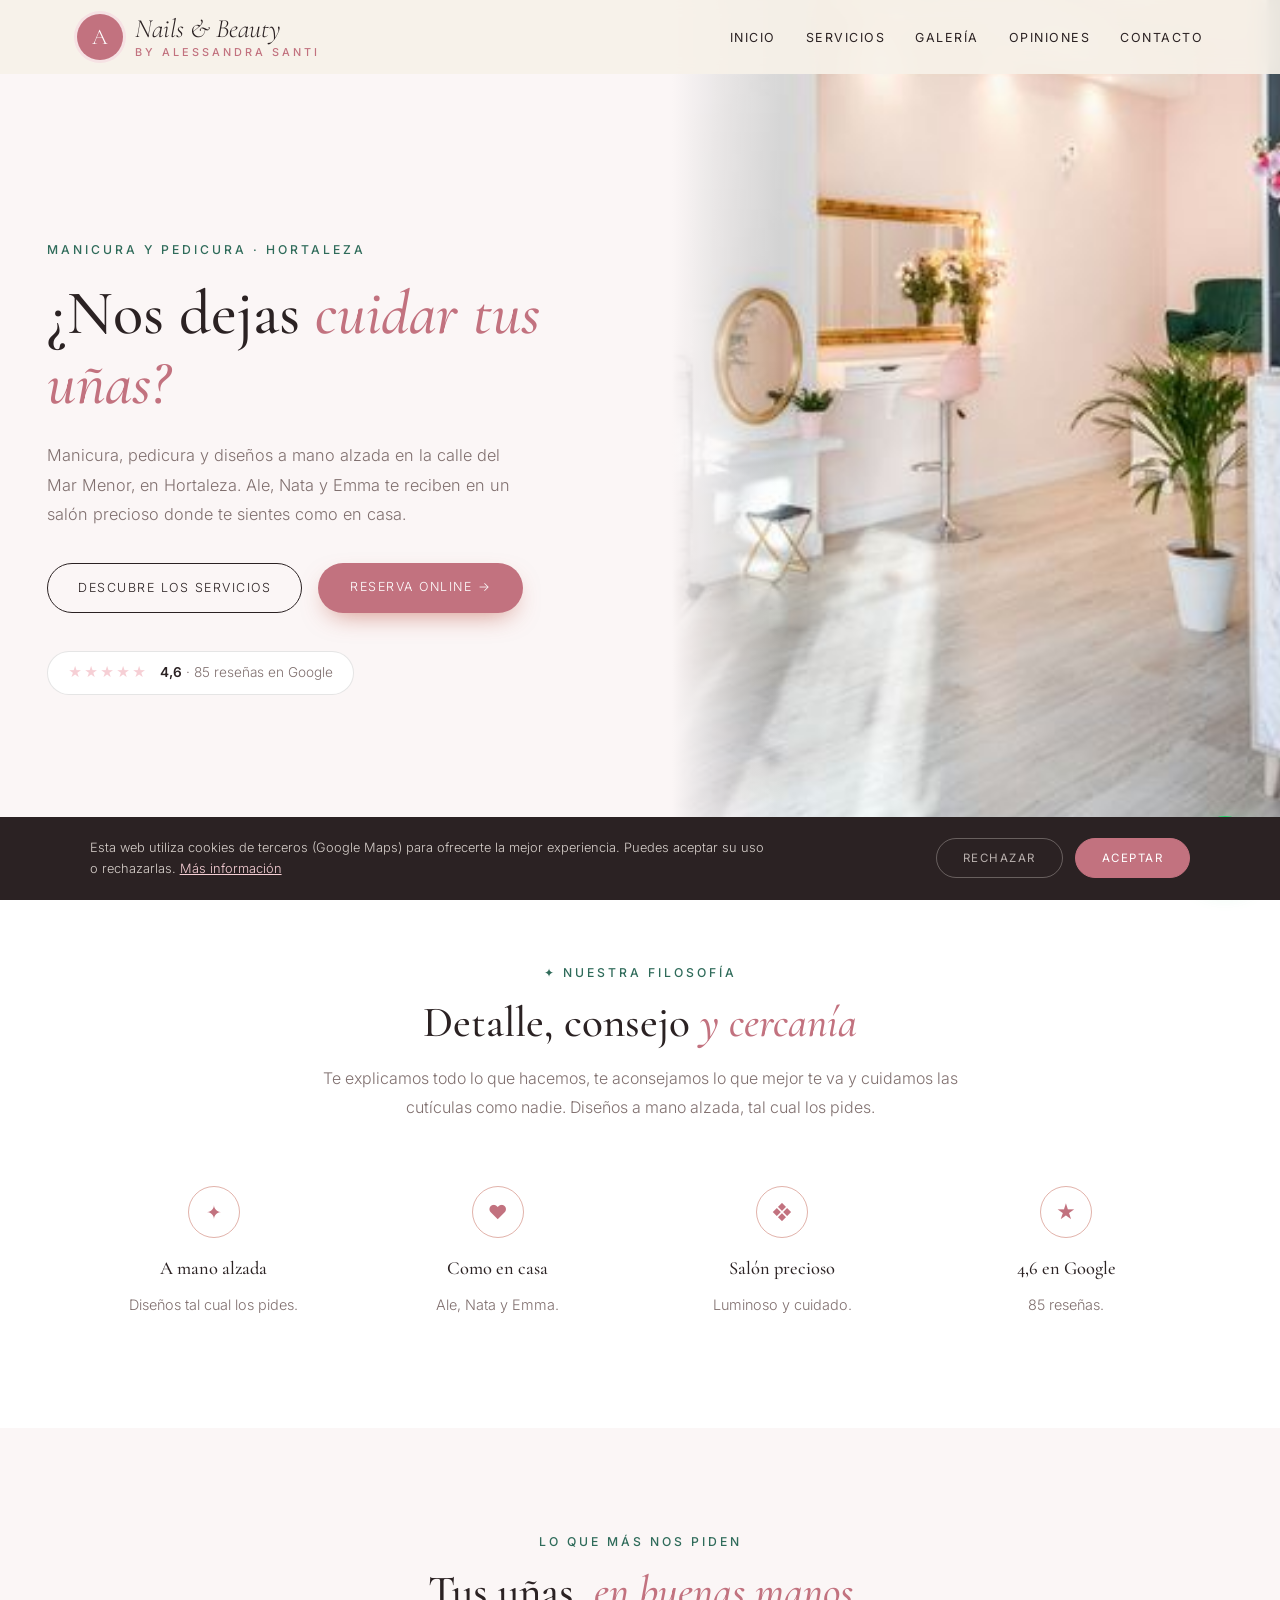
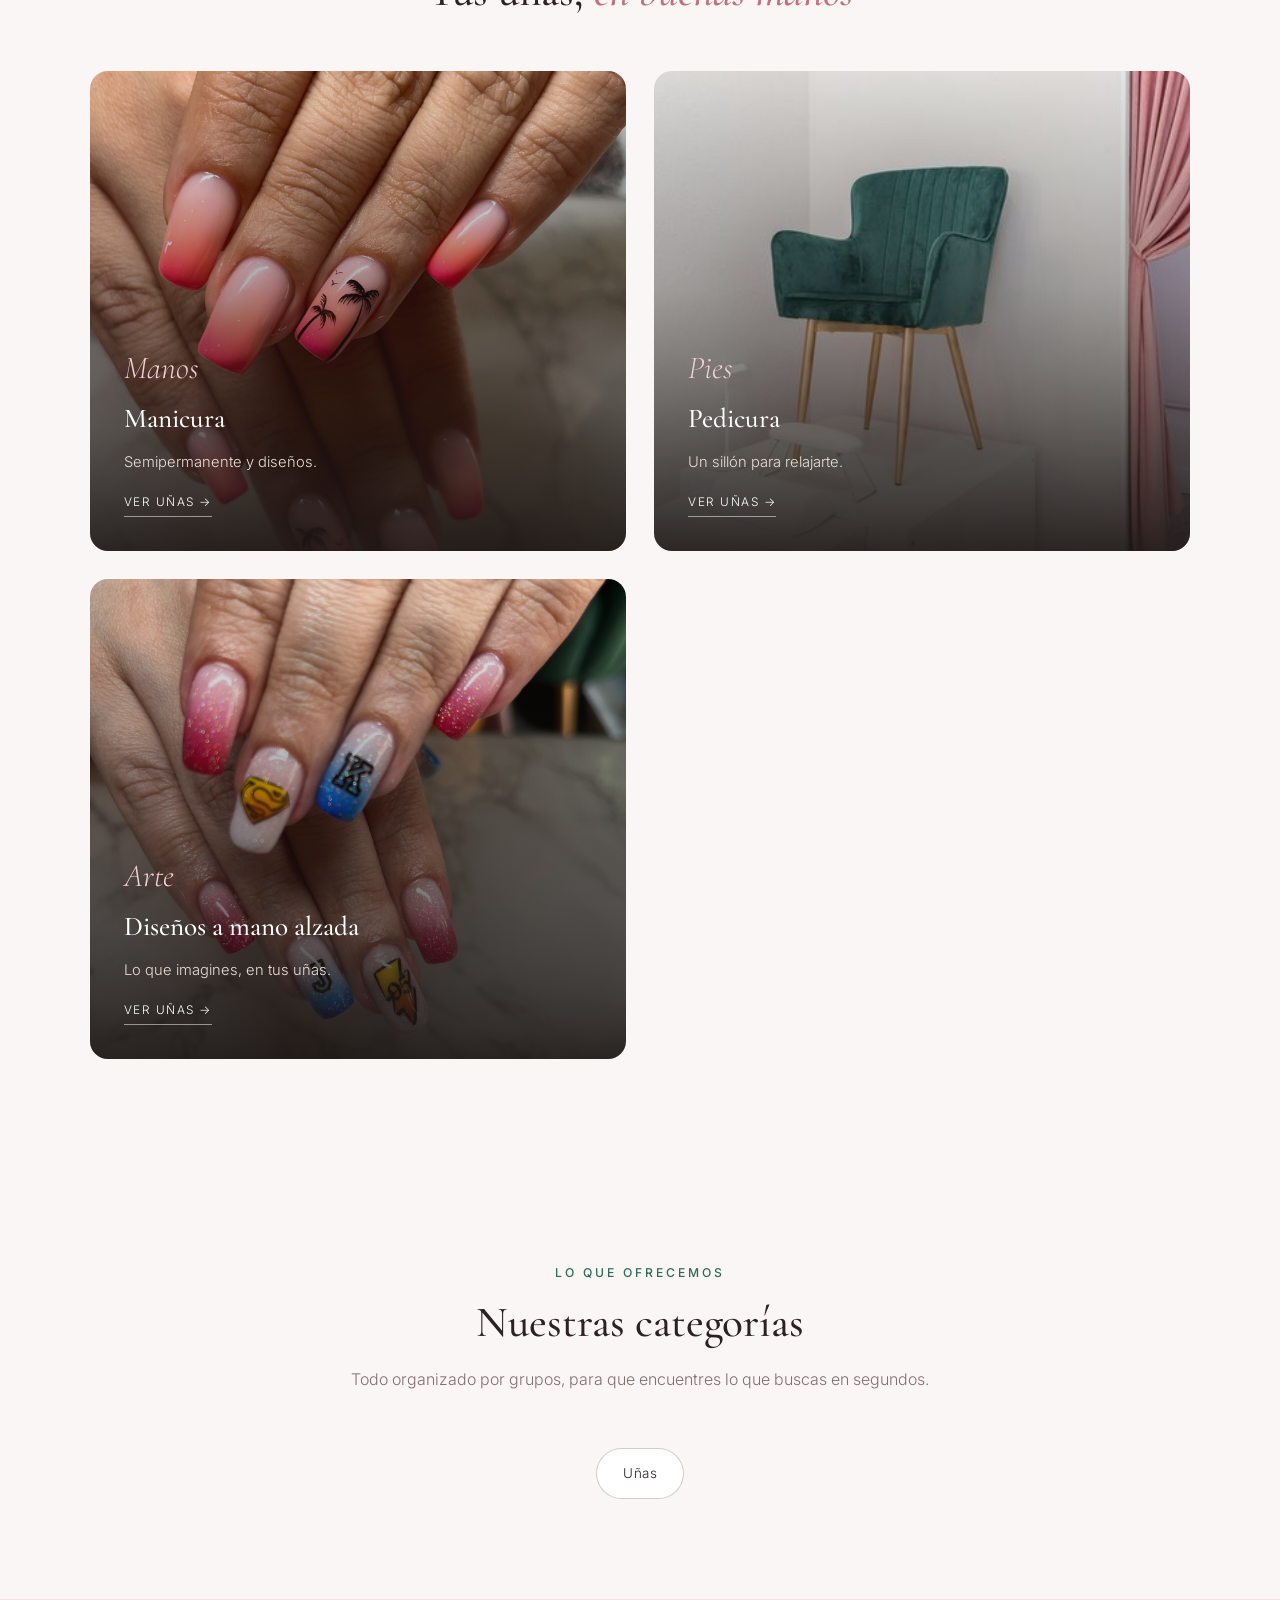
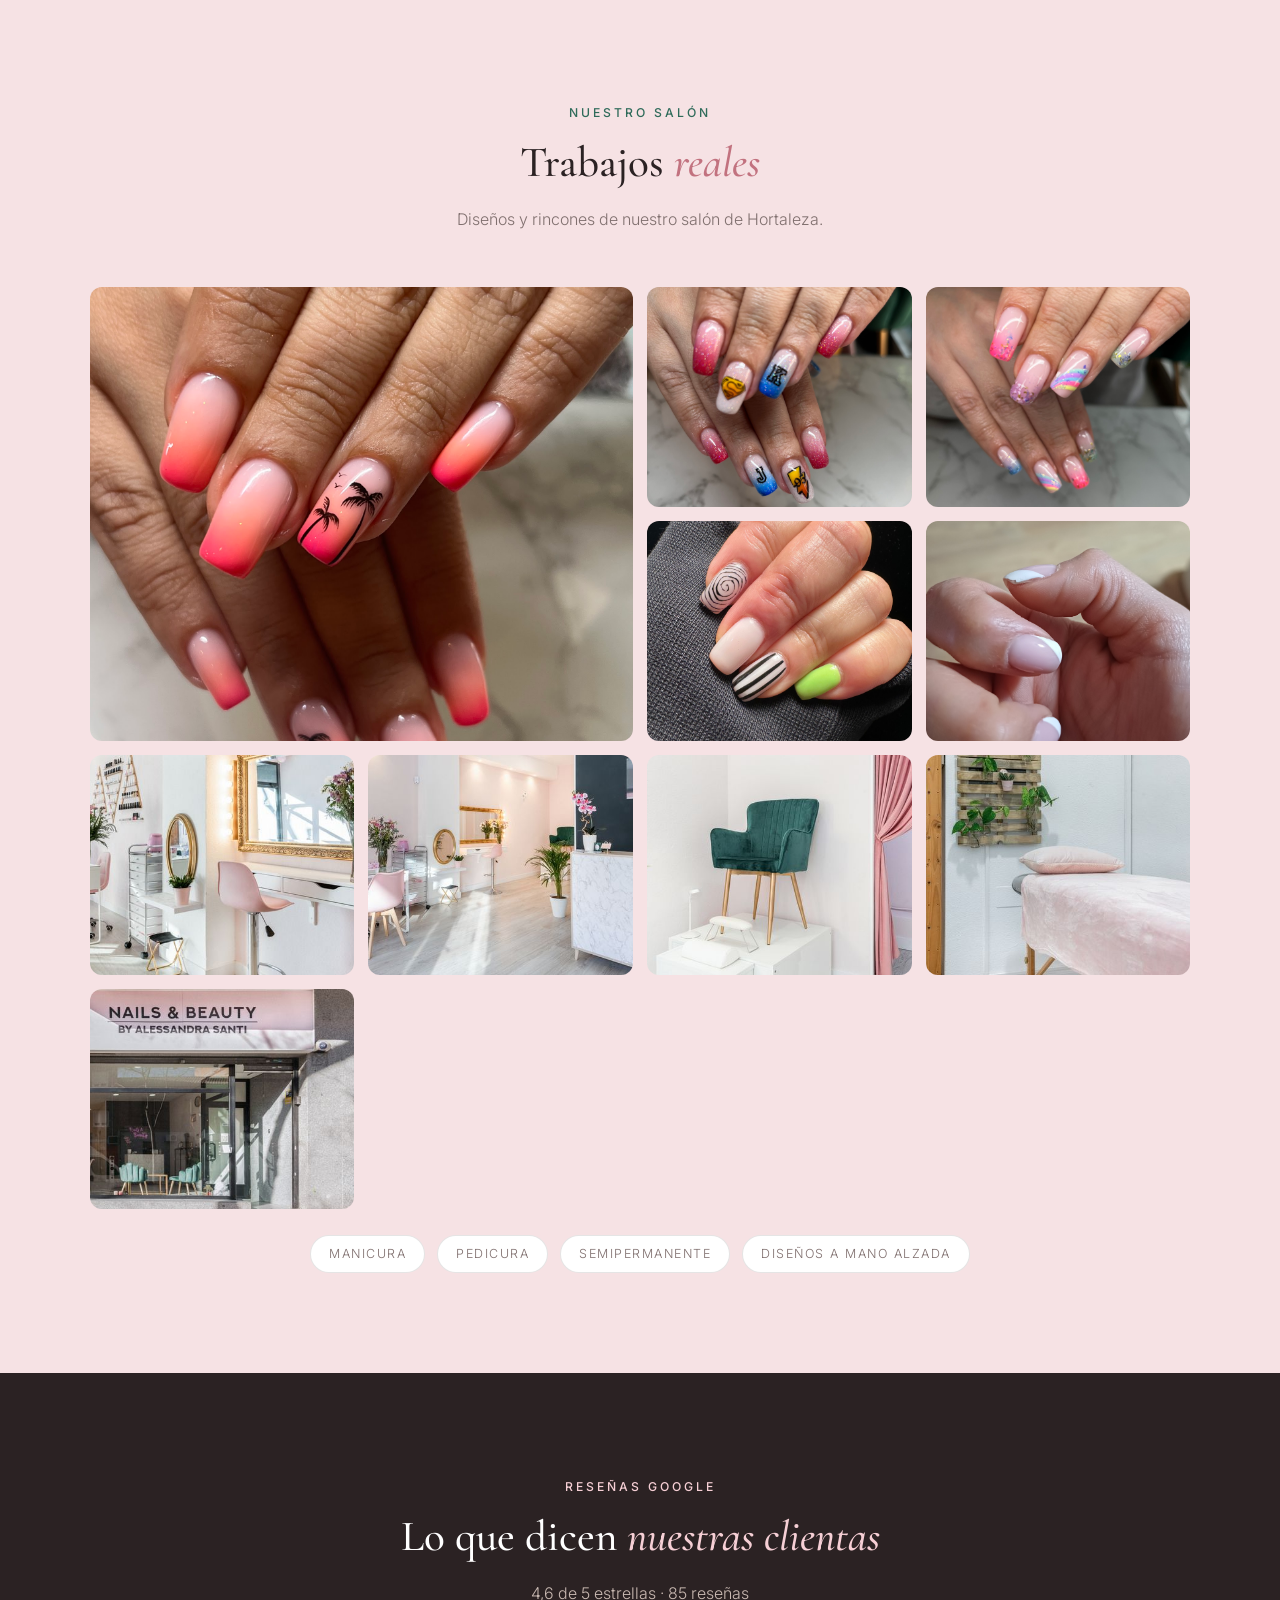
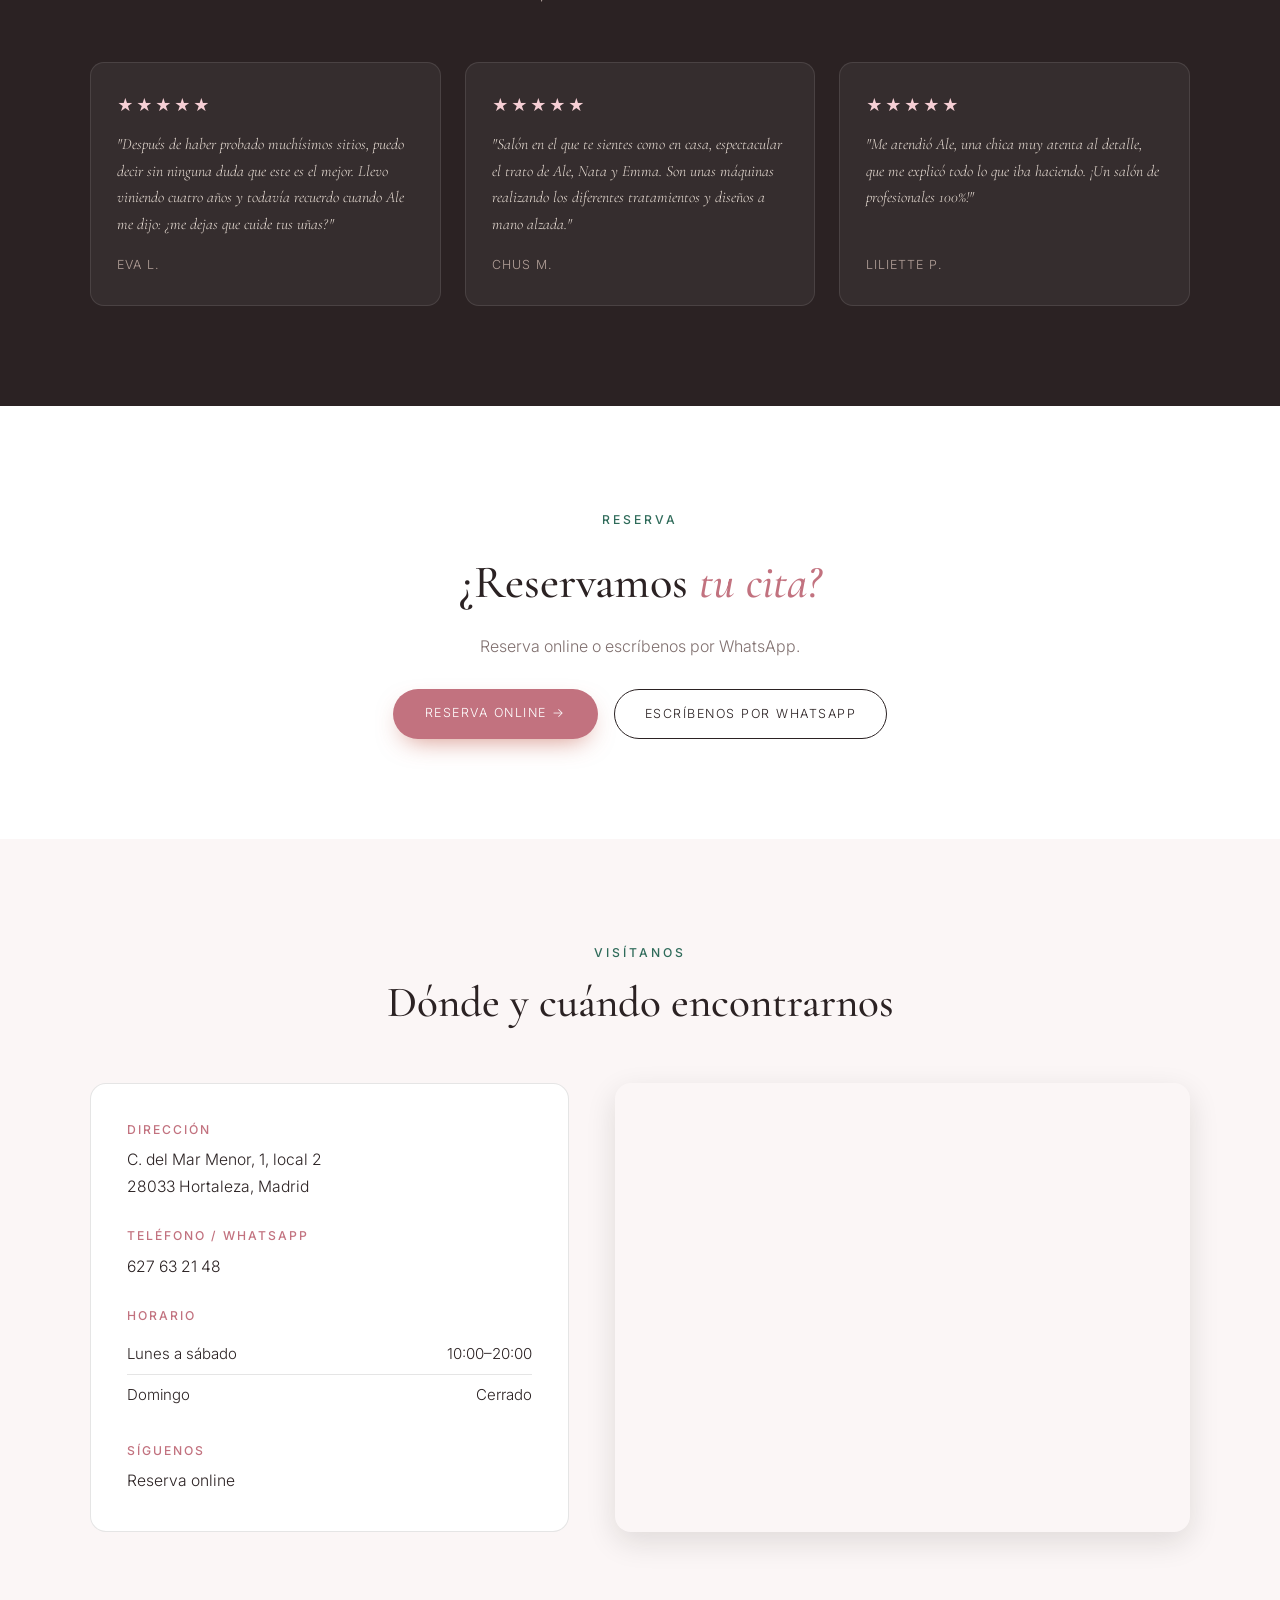
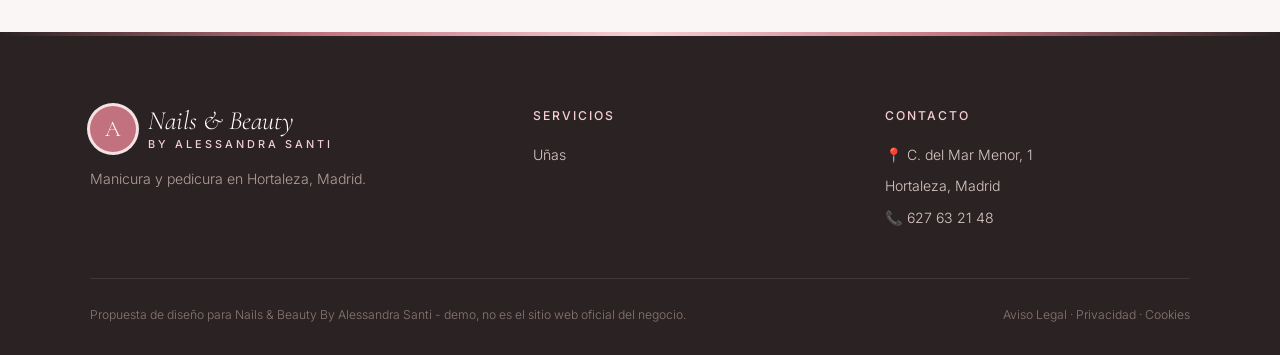
<file: index.html>
<!DOCTYPE html>
<html lang="es">
<head>
<meta charset="UTF-8">
<meta name="viewport" content="width=device-width, initial-scale=1.0">
<title>Nails & Beauty By Alessandra Santi — Manicura y pedicura en Hortaleza</title>
<meta name="description" content="Nails & Beauty By Alessandra Santi, en C. del Mar Menor 1, Hortaleza (Madrid). Manicura, pedicura y diseños a mano alzada con Ale y su equipo. 4,6★ con 85 reseñas en Google.">
<meta name="theme-color" content="#2b2223">
<meta property="og:title" content="Nails & Beauty By Alessandra Santi · Madrid">
<meta property="og:image" content="maps_03.jpg">

<link rel="preconnect" href="https://fonts.googleapis.com"><link rel="preconnect" href="https://fonts.gstatic.com" crossorigin><link href="https://fonts.googleapis.com/css2?family=Cormorant+Garamond:ital,wght@0,500;0,600;1,500&family=Inter:wght@300;400;500;600&display=swap" rel="stylesheet">
<link rel="stylesheet" href="styles.css">
</head>
<body>

<header id="header">
  <a href="index.html" class="logo" aria-label="Nails & Beauty By Alessandra Santi, inicio"><span class="logo-mark">A</span><span class="logo-text"><span class="script">Nails & Beauty</span><small>by Alessandra Santi</small></span></a>
  <nav id="nav" aria-label="Navegación principal"><ul><li><a href="index.html#inicio">Inicio</a></li><li><a href="servicios.html">Servicios</a></li><li><a href="index.html#galeria">Galería</a></li><li><a href="index.html#opiniones">Opiniones</a></li><li><a href="index.html#contacto">Contacto</a></li></ul></nav><button class="nav-toggle" id="navToggle" aria-label="Abrir menú">☰</button>
</header>

<section class="hero" id="inicio">
  <div class="hero-text">
    <span class="eyebrow">Manicura y pedicura · Hortaleza</span>
    <h1>¿Nos dejas <em>cuidar tus uñas?</em></h1>
    <p>Manicura, pedicura y diseños a mano alzada en la calle del Mar Menor, en Hortaleza. Ale, Nata y Emma te reciben en un salón precioso donde te sientes como en casa.</p>
    <div class="hero-ctas">
      <a href="servicios.html" class="btn-outline">Descubre los servicios</a>
      <a href="https://booksy.com/es-es/instant-experiences/widget/83983" class="btn-solid" target="_blank" rel="noopener">Reserva online →</a>
    </div>
    <a class="hero-rating" href="https://www.google.com/maps/search/?api=1&query=Nails+%26+Beauty+By+Alessandra+Santi,+Calle+del+Mar+Menor+1,+Madrid" target="_blank" rel="noopener"><span class="stars">★★★★★</span><span><strong>4,6</strong> · 85 reseñas en Google</span></a>
  </div>
  <div class="hero-img"><img src="maps_03.jpg" alt="Interior del salón Nails & Beauty By Alessandra Santi en Hortaleza" style="object-position:center 50%;"></div>
</section>

<section class="trust">
  <div class="section-head">
    <span class="eyebrow">✦ Nuestra filosofía</span>
    <h2>Detalle, consejo <em>y cercanía</em></h2>
    <p>Te explicamos todo lo que hacemos, te aconsejamos lo que mejor te va y cuidamos las cutículas como nadie. Diseños a mano alzada, tal cual los pides.</p>
  </div>
  <div class="trust-grid">
    <div class="trust-card"><span class="trust-ic">✦</span><h3>A mano alzada</h3><p>Diseños tal cual los pides.</p></div>
    <div class="trust-card"><span class="trust-ic">♥</span><h3>Como en casa</h3><p>Ale, Nata y Emma.</p></div>
    <div class="trust-card"><span class="trust-ic">❖</span><h3>Salón precioso</h3><p>Luminoso y cuidado.</p></div>
    <div class="trust-card"><span class="trust-ic">★</span><h3>4,6 en Google</h3><p>85 reseñas.</p></div>
  </div>
</section>

<section class="worlds">
  <div class="section-head">
    <span class="eyebrow">Lo que más nos piden</span>
    <h2>Tus uñas, <em>en buenas manos</em></h2>
  </div>
  <div class="worlds-grid">
    <a href="servicios.html#unas" class="world-card"><img src="maps_09.jpg" alt="Manicura"><div class="world-text"><span class="script">Manos</span><h3>Manicura</h3><p>Semipermanente y diseños.</p><span class="world-link">Ver uñas →</span></div></a>
    <a href="servicios.html#unas" class="world-card"><img src="maps_08.jpg" alt="Pedicura"><div class="world-text"><span class="script">Pies</span><h3>Pedicura</h3><p>Un sillón para relajarte.</p><span class="world-link">Ver uñas →</span></div></a>
    <a href="servicios.html#unas" class="world-card"><img src="maps_10.jpg" alt="Diseños a mano alzada"><div class="world-text"><span class="script">Arte</span><h3>Diseños a mano alzada</h3><p>Lo que imagines, en tus uñas.</p><span class="world-link">Ver uñas →</span></div></a>
  </div>
</section>

<section>
  <div class="section-head">
    <span class="eyebrow">Lo que ofrecemos</span>
    <h2>Nuestras categorías</h2>
    <p>Todo organizado por grupos, para que encuentres lo que buscas en segundos.</p>
  </div>
  <div class="cat-pills">
    <a href="servicios.html#unas" class="cat-pill">Uñas</a>
  </div>
</section>

<section class="gallery-wrap" id="galeria">
  <div class="section-head">
    <span class="eyebrow">Nuestro salón</span>
    <h2>Trabajos <em>reales</em></h2>
    <p>Diseños y rincones de nuestro salón de Hortaleza.</p>
  </div>
  <div class="gallery">
    <figure class="big"><img src="maps_09.jpg" alt="Degradado coral con palmeras" loading="lazy"></figure>
    <figure><img src="maps_10.jpg" alt="Diseños a mano alzada" loading="lazy"></figure>
    <figure><img src="maps_06.jpg" alt="Francesa arcoíris" loading="lazy"></figure>
    <figure><img src="maps_05.jpg" alt="Diseño con espiral y rayas" loading="lazy"></figure>
    <figure><img src="maps_04.jpg" alt="Francesa clásica" loading="lazy"></figure>
    <figure><img src="maps_02.jpg" alt="Mesas de manicura" loading="lazy"></figure>
    <figure><img src="maps_03.jpg" alt="Interior del salón" loading="lazy"></figure>
    <figure><img src="maps_08.jpg" alt="Sillón de pedicura" loading="lazy"></figure>
    <figure><img src="maps_07.jpg" alt="Cabina" loading="lazy"></figure>
    <figure><img src="maps_01.jpg" alt="Fachada en la calle del Mar Menor" loading="lazy"></figure>
  </div>
  <div class="brands"><span>Manicura</span><span>Pedicura</span><span>Semipermanente</span><span>Diseños a mano alzada</span></div>
</section>

<section class="reviews-wrap" id="opiniones">
  <div class="section-head">
    <span class="eyebrow">Reseñas Google</span>
    <h2>Lo que dicen <em>nuestras clientas</em></h2>
    <p>4,6 de 5 estrellas · 85 reseñas</p>
  </div>
  <div class="review-grid">
    <div class="review-card"><div class="stars">★★★★★</div><p>"Después de haber probado muchísimos sitios, puedo decir sin ninguna duda que este es el mejor. Llevo viniendo cuatro años y todavía recuerdo cuando Ale me dijo: ¿me dejas que cuide tus uñas?"</p><cite>Eva L.</cite></div>
    <div class="review-card"><div class="stars">★★★★★</div><p>"Salón en el que te sientes como en casa, espectacular el trato de Ale, Nata y Emma. Son unas máquinas realizando los diferentes tratamientos y diseños a mano alzada."</p><cite>Chus M.</cite></div>
    <div class="review-card"><div class="stars">★★★★★</div><p>"Me atendió Ale, una chica muy atenta al detalle, que me explicó todo lo que iba haciendo. ¡Un salón de profesionales 100%!"</p><cite>Liliette P.</cite></div>
  </div>
</section>

<section class="cta-section">
  <span class="eyebrow">Reserva</span>
  <h2>¿Reservamos <em>tu cita?</em></h2>
  <p>Reserva online o escríbenos por WhatsApp.</p>
  <div class="cta-row">
    <a href="https://booksy.com/es-es/instant-experiences/widget/83983" class="btn-solid" target="_blank" rel="noopener">Reserva online →</a>
    <a href="https://wa.me/34627632148?text=Hola%2C%20he%20visto%20vuestra%20web%20y%20me%20gustar%C3%ADa%20pedir%20cita%20en%20Nails%20%26%20Beauty" class="btn-outline" target="_blank" rel="noopener">Escríbenos por WhatsApp</a>
  </div>
</section>

<section class="contact-section" id="contacto">
  <div class="section-head">
    <span class="eyebrow">Visítanos</span>
    <h2>Dónde y cuándo encontrarnos</h2>
  </div>
  <div class="contact-grid">
    <div class="contact-info">
      <div class="contact-block"><h3>Dirección</h3><p>C. del Mar Menor, 1, local 2<br>28033 Hortaleza, Madrid</p></div>
      <div class="contact-block"><h3>Teléfono / WhatsApp</h3><p><a href="tel:+34627632148">627 63 21 48</a></p></div>
      <div class="contact-block"><h3>Horario</h3><ul class="hours-list"><li><span>Lunes a sábado</span><span>10:00–20:00</span></li><li><span>Domingo</span><span>Cerrado</span></li></ul></div>
      <div class="contact-block"><h3>Síguenos</h3><p><a href="https://booksy.com/es-es/instant-experiences/widget/83983" target="_blank" rel="noopener">Reserva online</a></p></div>
    </div>
    <div class="contact-map">
      <iframe title="Mapa de Nails & Beauty By Alessandra Santi" src="https://www.google.com/maps?q=Nails+%26+Beauty+By+Alessandra+Santi,+Calle+del+Mar+Menor+1,+Madrid&output=embed" width="100%" height="100%" style="border:0;" allowfullscreen="" loading="lazy" referrerpolicy="no-referrer-when-downgrade"></iframe>
    </div>
  </div>
</section>

<footer>
  <div class="footer-grid">
    <div class="footer-brand">
      <a href="index.html" class="logo light"><span class="logo-mark">A</span><span class="logo-text"><span class="script">Nails & Beauty</span><small>by Alessandra Santi</small></span></a>
      <p>Manicura y pedicura en Hortaleza, Madrid.</p>
    </div>
    <div><h4>Servicios</h4><ul><li><a href="servicios.html#unas">Uñas</a></li></ul></div>
    <div><h4>Contacto</h4><ul><li>📍 C. del Mar Menor, 1</li><li>Hortaleza, Madrid</li><li>📞 <a href="tel:+34627632148">627 63 21 48</a></li></ul></div>
  </div>
  <div class="footer-bottom">
    <span>Propuesta de diseño para Nails & Beauty By Alessandra Santi - demo, no es el sitio web oficial del negocio.</span>
    <span><a href="aviso-legal.html">Aviso Legal</a> &middot; <a href="politica-privacidad.html">Privacidad</a> &middot; <a href="politica-cookies.html">Cookies</a></span>
  </div>
</footer>

<div id="cookie-banner" class="cookie-banner"><p>Esta web utiliza cookies de terceros (Google Maps) para ofrecerte la mejor experiencia. Puedes aceptar su uso o rechazarlas. <a href="politica-cookies.html">Más información</a></p><div class="cookie-actions"><button onclick="setCookieChoice('rejected')" class="ck-reject">Rechazar</button><button onclick="setCookieChoice('accepted')" class="ck-accept">Aceptar</button></div></div>
<div class="social-fabs"><a class="wa-fab" href="https://wa.me/34627632148?text=Hola%2C%20he%20visto%20vuestra%20web%20y%20me%20gustar%C3%ADa%20pedir%20cita%20en%20Nails%20%26%20Beauty" target="_blank" rel="noopener" aria-label="Escribir por WhatsApp"><svg width="28" height="28" viewBox="0 0 24 24" fill="white"><path d="M17.5 14.4c-.3-.1-1.8-.9-2-1s-.5-.1-.7.1-.8 1-.9 1.2-.3.2-.6.1a8.2 8.2 0 0 1-2.4-1.5 9 9 0 0 1-1.7-2.1c-.2-.3 0-.5.1-.6l.4-.5.3-.5v-.5l-.9-2.2c-.2-.6-.5-.5-.7-.5h-.6a1.1 1.1 0 0 0-.8.4 3.4 3.4 0 0 0-1 2.5 5.9 5.9 0 0 0 1.2 3.1 13.5 13.5 0 0 0 5.2 4.6c2.6 1 2.6.7 3.1.6a2.6 2.6 0 0 0 1.7-1.2 2.1 2.1 0 0 0 .2-1.2c-.1-.1-.3-.2-.6-.3ZM12 21.8a9.8 9.8 0 0 1-5-1.4l-.4-.2-3.7 1 1-3.6-.2-.4A9.8 9.8 0 1 1 12 21.8Zm8.4-18.3A11.8 11.8 0 0 0 1.8 17.7L.2 23.8l6.3-1.6a11.8 11.8 0 0 0 5.6 1.4A11.8 11.8 0 0 0 20.4 3.5Z"/></svg></a></div>
<script src="main.js"></script>
</body>
</html>
</file>
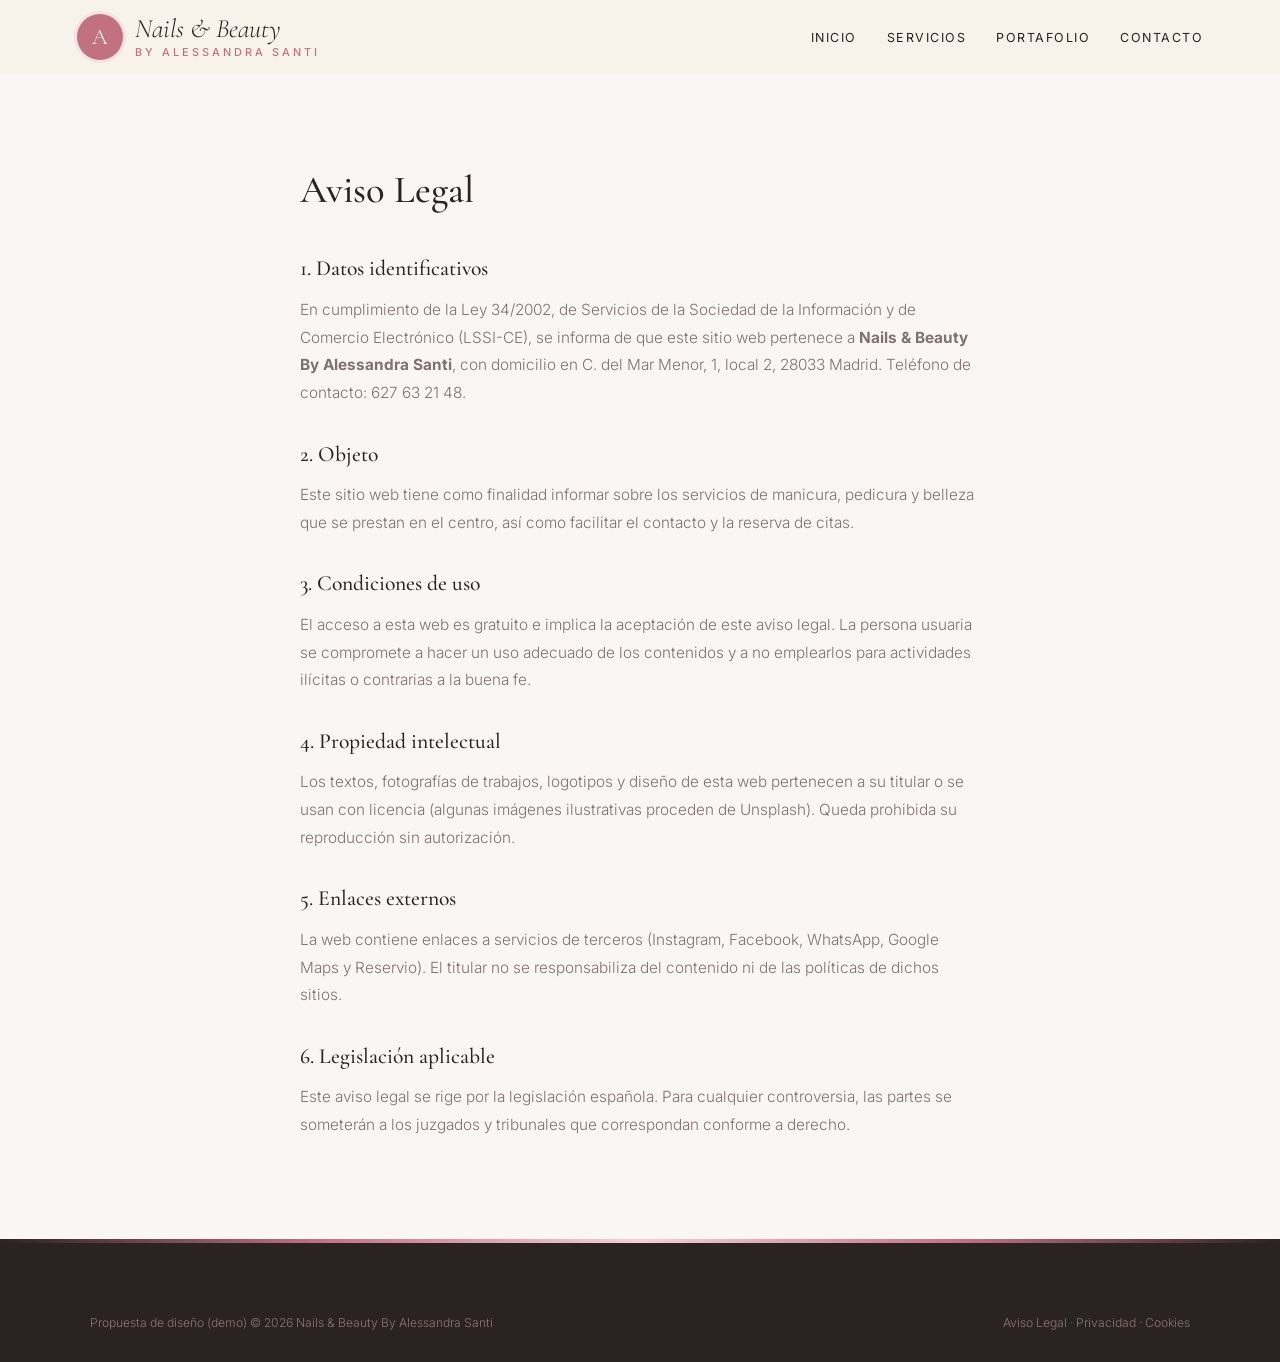
<file: aviso-legal.html>
<!DOCTYPE html>
<html lang="es">
<head>
<meta charset="UTF-8">
<meta name="viewport" content="width=device-width, initial-scale=1.0">
<title>Aviso Legal — Nails & Beauty By Alessandra Santi</title>
<meta name="robots" content="noindex">

<link rel="preconnect" href="https://fonts.googleapis.com">
<link href="https://fonts.googleapis.com/css2?family=Cormorant+Garamond:ital,wght@0,500;0,600;1,500&family=Inter:wght@300;400;500;600&display=swap" rel="stylesheet">
<link rel="stylesheet" href="styles.css">
</head>
<body>
<header id="header" class="scrolled">
  <a href="index.html" class="logo" aria-label="Nails & Beauty By Alessandra Santi, inicio">
    <span class="logo-mark">A</span>
    <span class="logo-text"><span class="script">Nails & Beauty</span><small>by Alessandra Santi</small></span>
  </a>
  <nav id="nav" aria-label="Navegación principal">
    <ul>
      <li><a href="index.html#inicio">Inicio</a></li>
      <li><a href="servicios.html">Servicios</a></li>
      <li><a href="portafolio.html">Portafolio</a></li>
      <li><a href="index.html#contacto">Contacto</a></li>
    </ul>
  </nav>
  <button class="nav-toggle" id="navToggle" aria-label="Abrir menú">☰</button>
</header>
<main class="legal"><h1>Aviso Legal</h1>
<h2>1. Datos identificativos</h2>
<p>En cumplimiento de la Ley 34/2002, de Servicios de la Sociedad de la Información y de Comercio Electrónico (LSSI-CE), se informa de que este sitio web pertenece a <strong>Nails & Beauty By Alessandra Santi</strong>, con domicilio en C. del Mar Menor, 1, local 2, 28033 Madrid. Teléfono de contacto: 627 63 21 48.</p>
<h2>2. Objeto</h2>
<p>Este sitio web tiene como finalidad informar sobre los servicios de manicura, pedicura y belleza que se prestan en el centro, así como facilitar el contacto y la reserva de citas.</p>
<h2>3. Condiciones de uso</h2>
<p>El acceso a esta web es gratuito e implica la aceptación de este aviso legal. La persona usuaria se compromete a hacer un uso adecuado de los contenidos y a no emplearlos para actividades ilícitas o contrarias a la buena fe.</p>
<h2>4. Propiedad intelectual</h2>
<p>Los textos, fotografías de trabajos, logotipos y diseño de esta web pertenecen a su titular o se usan con licencia (algunas imágenes ilustrativas proceden de Unsplash). Queda prohibida su reproducción sin autorización.</p>
<h2>5. Enlaces externos</h2>
<p>La web contiene enlaces a servicios de terceros (Instagram, Facebook, WhatsApp, Google Maps y Reservio). El titular no se responsabiliza del contenido ni de las políticas de dichos sitios.</p>
<h2>6. Legislación aplicable</h2>
<p>Este aviso legal se rige por la legislación española. Para cualquier controversia, las partes se someterán a los juzgados y tribunales que correspondan conforme a derecho.</p></main>
<footer>
  <div class="footer-bottom" style="margin-top:0">
    <span>Propuesta de diseño (demo) © 2026 Nails & Beauty By Alessandra Santi</span>
    <span><a href="aviso-legal.html">Aviso Legal</a> &middot; <a href="politica-privacidad.html">Privacidad</a> &middot; <a href="politica-cookies.html">Cookies</a></span>
  </div>
</footer>
<script src="main.js"></script>
</body>
</html>
</file>
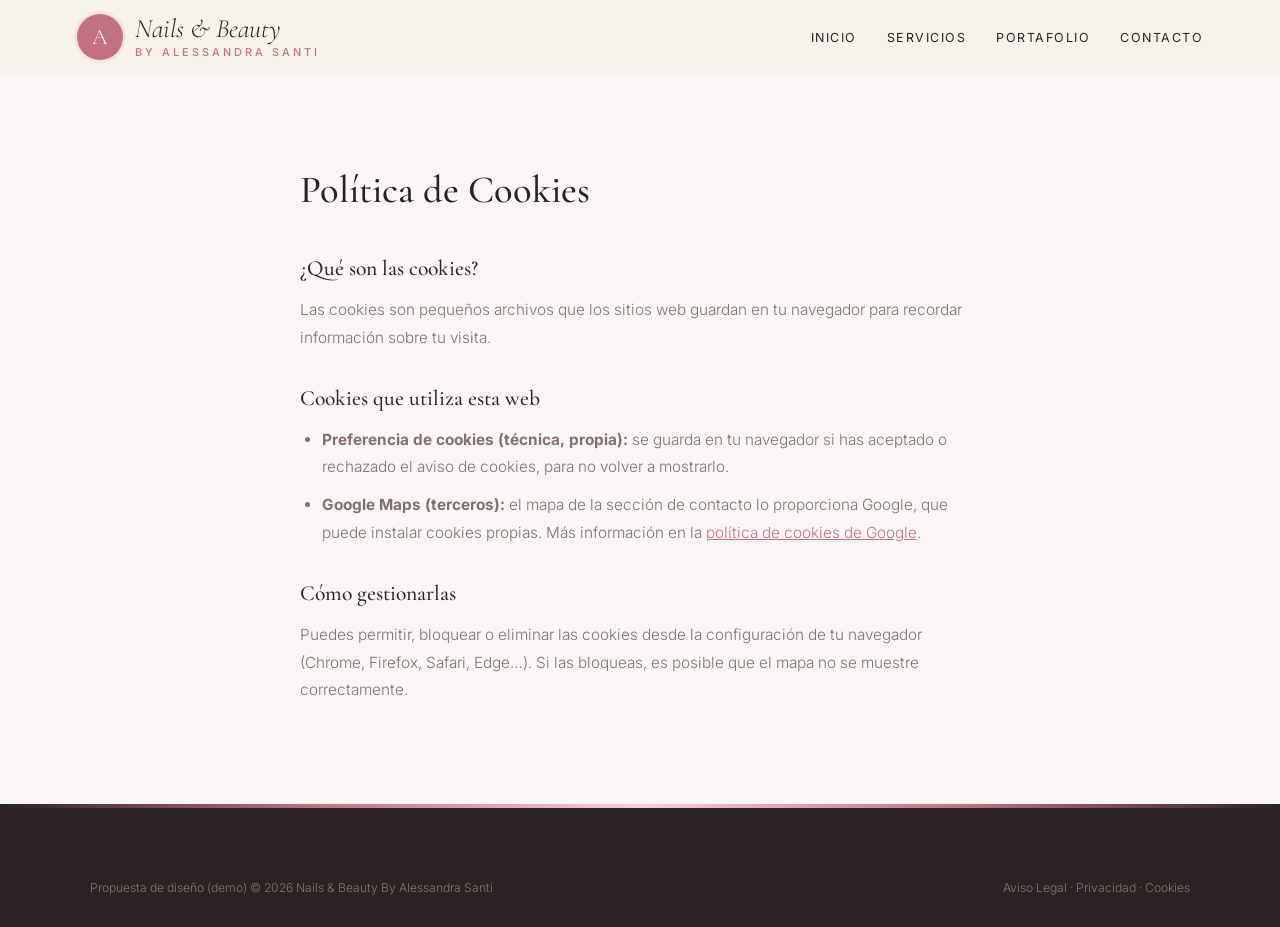
<file: politica-cookies.html>
<!DOCTYPE html>
<html lang="es">
<head>
<meta charset="UTF-8">
<meta name="viewport" content="width=device-width, initial-scale=1.0">
<title>Política de Cookies — Nails & Beauty By Alessandra Santi</title>
<meta name="robots" content="noindex">

<link rel="preconnect" href="https://fonts.googleapis.com">
<link href="https://fonts.googleapis.com/css2?family=Cormorant+Garamond:ital,wght@0,500;0,600;1,500&family=Inter:wght@300;400;500;600&display=swap" rel="stylesheet">
<link rel="stylesheet" href="styles.css">
</head>
<body>
<header id="header" class="scrolled">
  <a href="index.html" class="logo" aria-label="Nails & Beauty By Alessandra Santi, inicio">
    <span class="logo-mark">A</span>
    <span class="logo-text"><span class="script">Nails & Beauty</span><small>by Alessandra Santi</small></span>
  </a>
  <nav id="nav" aria-label="Navegación principal">
    <ul>
      <li><a href="index.html#inicio">Inicio</a></li>
      <li><a href="servicios.html">Servicios</a></li>
      <li><a href="portafolio.html">Portafolio</a></li>
      <li><a href="index.html#contacto">Contacto</a></li>
    </ul>
  </nav>
  <button class="nav-toggle" id="navToggle" aria-label="Abrir menú">☰</button>
</header>
<main class="legal"><h1>Política de Cookies</h1>
<h2>¿Qué son las cookies?</h2>
<p>Las cookies son pequeños archivos que los sitios web guardan en tu navegador para recordar información sobre tu visita.</p>
<h2>Cookies que utiliza esta web</h2>
<ul>
<li><strong>Preferencia de cookies (técnica, propia):</strong> se guarda en tu navegador si has aceptado o rechazado el aviso de cookies, para no volver a mostrarlo.</li>
<li><strong>Google Maps (terceros):</strong> el mapa de la sección de contacto lo proporciona Google, que puede instalar cookies propias. Más información en la <a href="https://policies.google.com/technologies/cookies" target="_blank" rel="noopener">política de cookies de Google</a>.</li>
</ul>
<h2>Cómo gestionarlas</h2>
<p>Puedes permitir, bloquear o eliminar las cookies desde la configuración de tu navegador (Chrome, Firefox, Safari, Edge…). Si las bloqueas, es posible que el mapa no se muestre correctamente.</p></main>
<footer>
  <div class="footer-bottom" style="margin-top:0">
    <span>Propuesta de diseño (demo) © 2026 Nails & Beauty By Alessandra Santi</span>
    <span><a href="aviso-legal.html">Aviso Legal</a> &middot; <a href="politica-privacidad.html">Privacidad</a> &middot; <a href="politica-cookies.html">Cookies</a></span>
  </div>
</footer>
<script src="main.js"></script>
</body>
</html>
</file>
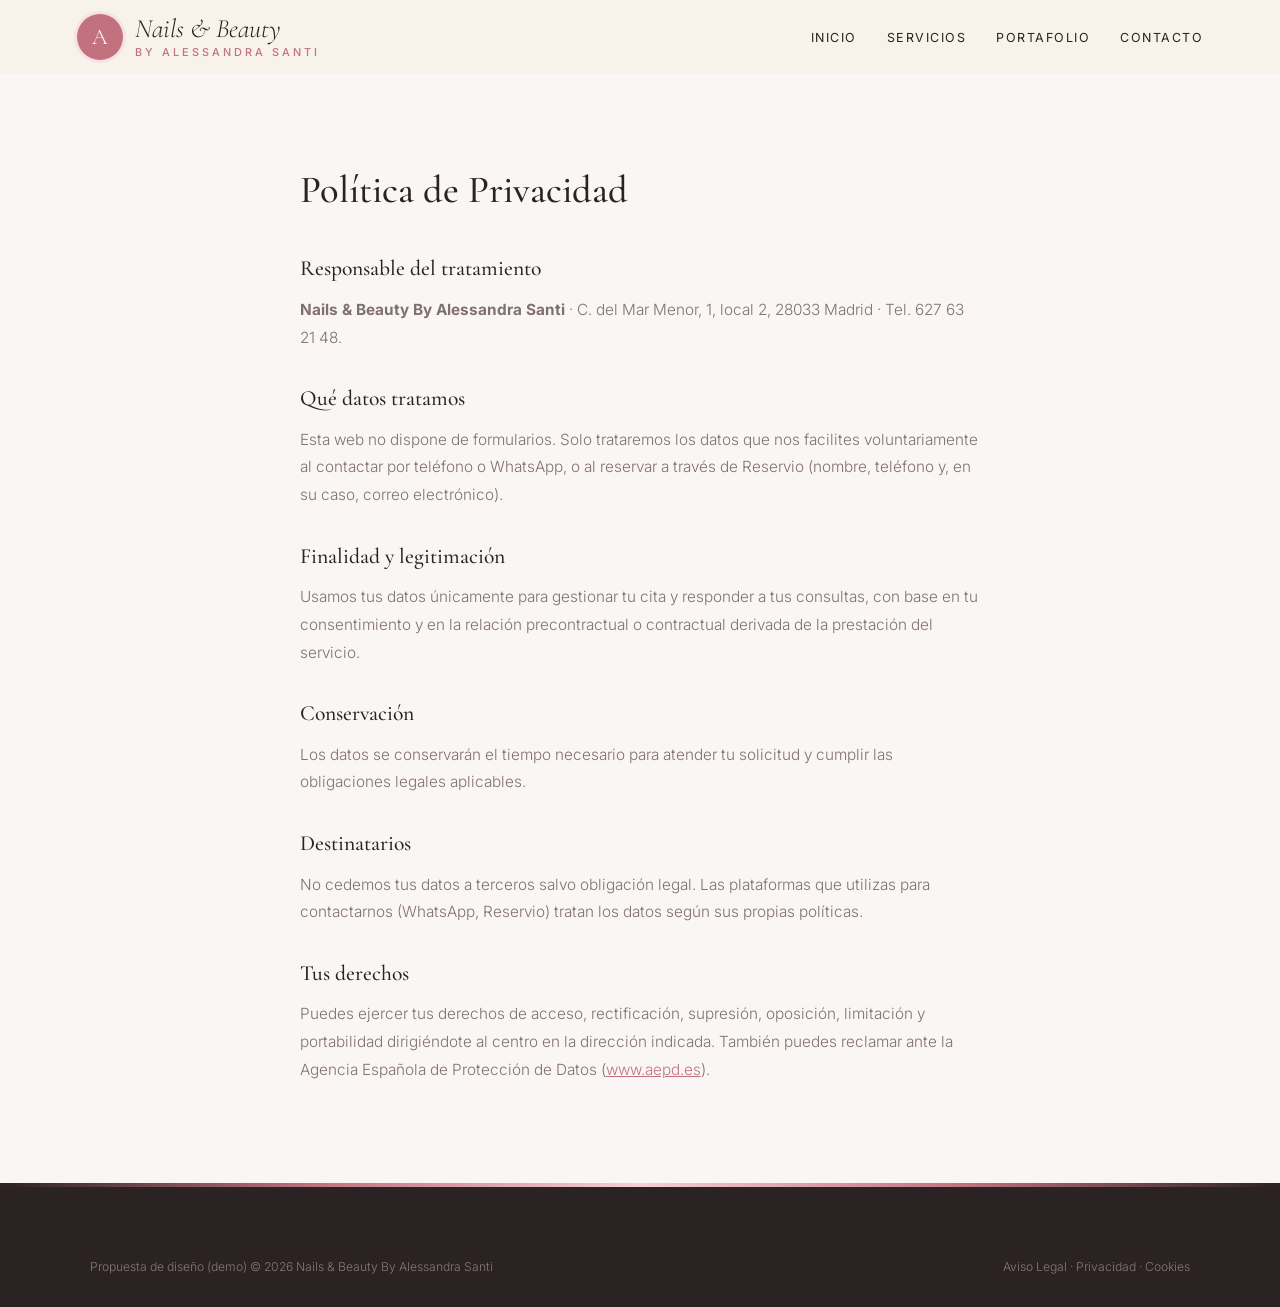
<file: politica-privacidad.html>
<!DOCTYPE html>
<html lang="es">
<head>
<meta charset="UTF-8">
<meta name="viewport" content="width=device-width, initial-scale=1.0">
<title>Política de Privacidad — Nails & Beauty By Alessandra Santi</title>
<meta name="robots" content="noindex">

<link rel="preconnect" href="https://fonts.googleapis.com">
<link href="https://fonts.googleapis.com/css2?family=Cormorant+Garamond:ital,wght@0,500;0,600;1,500&family=Inter:wght@300;400;500;600&display=swap" rel="stylesheet">
<link rel="stylesheet" href="styles.css">
</head>
<body>
<header id="header" class="scrolled">
  <a href="index.html" class="logo" aria-label="Nails & Beauty By Alessandra Santi, inicio">
    <span class="logo-mark">A</span>
    <span class="logo-text"><span class="script">Nails & Beauty</span><small>by Alessandra Santi</small></span>
  </a>
  <nav id="nav" aria-label="Navegación principal">
    <ul>
      <li><a href="index.html#inicio">Inicio</a></li>
      <li><a href="servicios.html">Servicios</a></li>
      <li><a href="portafolio.html">Portafolio</a></li>
      <li><a href="index.html#contacto">Contacto</a></li>
    </ul>
  </nav>
  <button class="nav-toggle" id="navToggle" aria-label="Abrir menú">☰</button>
</header>
<main class="legal"><h1>Política de Privacidad</h1>
<h2>Responsable del tratamiento</h2>
<p><strong>Nails & Beauty By Alessandra Santi</strong> · C. del Mar Menor, 1, local 2, 28033 Madrid · Tel. 627 63 21 48.</p>
<h2>Qué datos tratamos</h2>
<p>Esta web no dispone de formularios. Solo trataremos los datos que nos facilites voluntariamente al contactar por teléfono o WhatsApp, o al reservar a través de Reservio (nombre, teléfono y, en su caso, correo electrónico).</p>
<h2>Finalidad y legitimación</h2>
<p>Usamos tus datos únicamente para gestionar tu cita y responder a tus consultas, con base en tu consentimiento y en la relación precontractual o contractual derivada de la prestación del servicio.</p>
<h2>Conservación</h2>
<p>Los datos se conservarán el tiempo necesario para atender tu solicitud y cumplir las obligaciones legales aplicables.</p>
<h2>Destinatarios</h2>
<p>No cedemos tus datos a terceros salvo obligación legal. Las plataformas que utilizas para contactarnos (WhatsApp, Reservio) tratan los datos según sus propias políticas.</p>
<h2>Tus derechos</h2>
<p>Puedes ejercer tus derechos de acceso, rectificación, supresión, oposición, limitación y portabilidad dirigiéndote al centro en la dirección indicada. También puedes reclamar ante la Agencia Española de Protección de Datos (<a href="https://www.aepd.es" target="_blank" rel="noopener">www.aepd.es</a>).</p></main>
<footer>
  <div class="footer-bottom" style="margin-top:0">
    <span>Propuesta de diseño (demo) © 2026 Nails & Beauty By Alessandra Santi</span>
    <span><a href="aviso-legal.html">Aviso Legal</a> &middot; <a href="politica-privacidad.html">Privacidad</a> &middot; <a href="politica-cookies.html">Cookies</a></span>
  </div>
</footer>
<script src="main.js"></script>
</body>
</html>
</file>
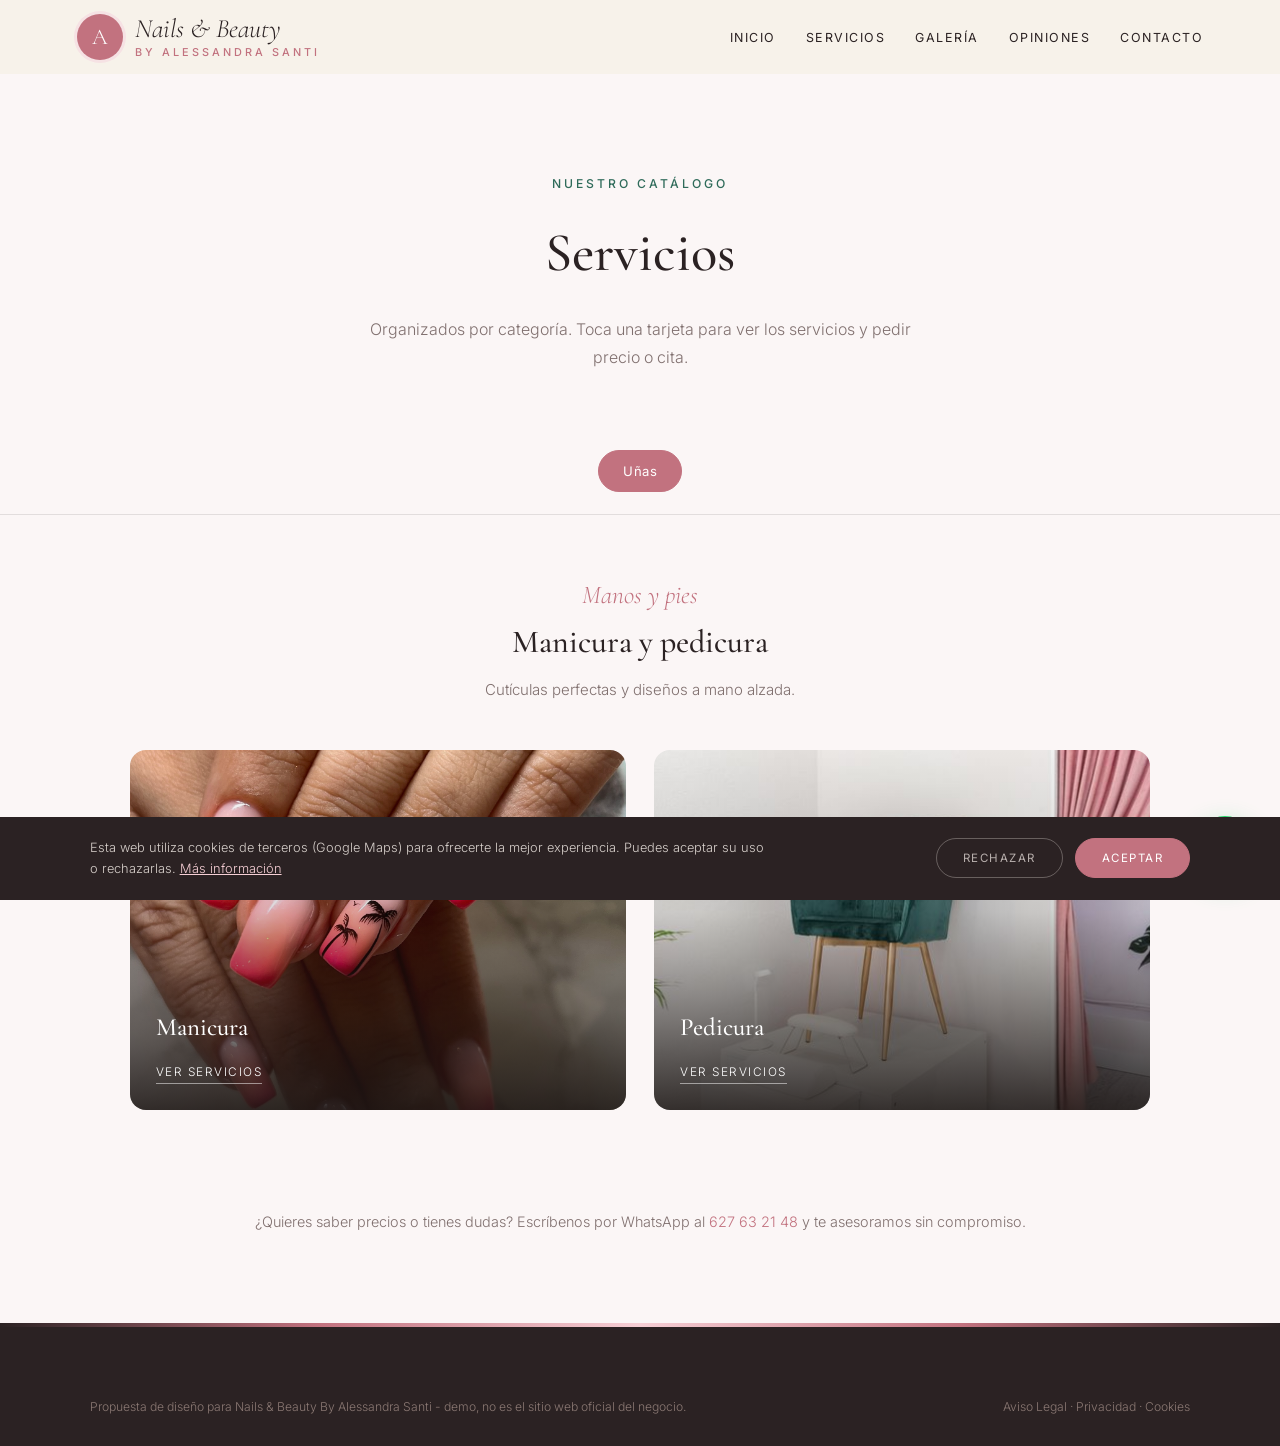
<file: servicios.html>
<!DOCTYPE html>
<html lang="es">
<head>
<meta charset="UTF-8">
<meta name="viewport" content="width=device-width, initial-scale=1.0">
<title>Servicios — Nails & Beauty By Alessandra Santi · Madrid</title>
<meta name="description" content="Servicios de Nails & Beauty By Alessandra Santi en Madrid.">

<link rel="preconnect" href="https://fonts.googleapis.com"><link rel="preconnect" href="https://fonts.gstatic.com" crossorigin><link href="https://fonts.googleapis.com/css2?family=Cormorant+Garamond:ital,wght@0,500;0,600;1,500&family=Inter:wght@300;400;500;600&display=swap" rel="stylesheet">
<link rel="stylesheet" href="styles.css">
</head>
<body>

<header id="header" class="scrolled">
  <a href="index.html" class="logo" aria-label="Nails & Beauty By Alessandra Santi, inicio"><span class="logo-mark">A</span><span class="logo-text"><span class="script">Nails & Beauty</span><small>by Alessandra Santi</small></span></a>
  <nav id="nav" aria-label="Navegación principal"><ul><li><a href="index.html#inicio">Inicio</a></li><li><a href="servicios.html">Servicios</a></li><li><a href="index.html#galeria">Galería</a></li><li><a href="index.html#opiniones">Opiniones</a></li><li><a href="index.html#contacto">Contacto</a></li></ul></nav><button class="nav-toggle" id="navToggle" aria-label="Abrir menú">☰</button>
</header>

<div class="page-hero">
  <span class="eyebrow">Nuestro catálogo</span>
  <h1>Servicios</h1>
  <p>Organizados por categoría. Toca una tarjeta para ver los servicios y pedir precio o cita.</p>
</div>

<div class="tabs">
  <button class="tab-btn active" data-tab="unas">Uñas</button>
  
</div>

<div class="tab-panel active" id="unas">
  <div class="tab-intro"><span class="script">Manos y pies</span><h2>Manicura y pedicura</h2><p>Cutículas perfectas y diseños a mano alzada.</p></div>
  <div class="cat-grid">
    <div class="cat-card" onclick="openModal('manicura')"><img src="maps_09.jpg" alt="Manicura" loading="lazy"><div class="cat-card-text"><h3>Manicura</h3><span>Ver servicios</span></div></div>
    <div class="cat-card" onclick="openModal('pedicura')"><img src="maps_08.jpg" alt="Pedicura" loading="lazy"><div class="cat-card-text"><h3>Pedicura</h3><span>Ver servicios</span></div></div>
  </div>
</div>


<p class="services-note">¿Quieres saber precios o tienes dudas? Escríbenos por WhatsApp al <a href="https://wa.me/34627632148" target="_blank" rel="noopener" style="color:var(--red)">627 63 21 48</a> y te asesoramos sin compromiso.</p>

<div class="modal-overlay" id="modal-manicura"><div class="modal">
  <button class="modal-close" onclick="closeModal('manicura')" aria-label="Cerrar">×</button>
  <h3>Manicura</h3><p class="modal-sub">Semipermanente</p>
  <div class="svc-row"><div><div class="svc-name">Manicura semipermanente</div><span class="svc-desc"></span></div><div class="svc-price">Consultar</div></div>
  <div class="svc-row"><div><div class="svc-name">Francesa</div><span class="svc-desc"></span></div><div class="svc-price">Consultar</div></div>
  <div class="svc-row"><div><div class="svc-name">Diseños a mano alzada</div><span class="svc-desc"></span></div><div class="svc-price">Consultar</div></div>
  <a class="modal-cta" href="https://booksy.com/es-es/instant-experiences/widget/83983" target="_blank" rel="noopener">Reservar cita</a>
  <a class="modal-cta alt" href="https://wa.me/34627632148?text=Hola%2C%20quiero%20informaci%C3%B3n%20sobre%20manicura" target="_blank" rel="noopener">Consultar por WhatsApp</a>
</div></div>

<div class="modal-overlay" id="modal-pedicura"><div class="modal">
  <button class="modal-close" onclick="closeModal('pedicura')" aria-label="Cerrar">×</button>
  <h3>Pedicura</h3><p class="modal-sub">Pies</p>
  <div class="svc-row"><div><div class="svc-name">Pedicura</div><span class="svc-desc"></span></div><div class="svc-price">Consultar</div></div>
  <a class="modal-cta" href="https://booksy.com/es-es/instant-experiences/widget/83983" target="_blank" rel="noopener">Reservar cita</a>
  <a class="modal-cta alt" href="https://wa.me/34627632148?text=Hola%2C%20quiero%20informaci%C3%B3n%20sobre%20pedicura" target="_blank" rel="noopener">Consultar por WhatsApp</a>
</div></div>


<footer>
  <div class="footer-bottom" style="margin-top:0">
    <span>Propuesta de diseño para Nails & Beauty By Alessandra Santi - demo, no es el sitio web oficial del negocio.</span>
    <span><a href="aviso-legal.html">Aviso Legal</a> &middot; <a href="politica-privacidad.html">Privacidad</a> &middot; <a href="politica-cookies.html">Cookies</a></span>
  </div>
</footer>

<div id="cookie-banner" class="cookie-banner"><p>Esta web utiliza cookies de terceros (Google Maps) para ofrecerte la mejor experiencia. Puedes aceptar su uso o rechazarlas. <a href="politica-cookies.html">Más información</a></p><div class="cookie-actions"><button onclick="setCookieChoice('rejected')" class="ck-reject">Rechazar</button><button onclick="setCookieChoice('accepted')" class="ck-accept">Aceptar</button></div></div>
<div class="social-fabs"><a class="wa-fab" href="https://wa.me/34627632148?text=Hola%2C%20he%20visto%20vuestra%20web%20y%20me%20gustar%C3%ADa%20pedir%20cita%20en%20Nails%20%26%20Beauty" target="_blank" rel="noopener" aria-label="Escribir por WhatsApp"><svg width="28" height="28" viewBox="0 0 24 24" fill="white"><path d="M17.5 14.4c-.3-.1-1.8-.9-2-1s-.5-.1-.7.1-.8 1-.9 1.2-.3.2-.6.1a8.2 8.2 0 0 1-2.4-1.5 9 9 0 0 1-1.7-2.1c-.2-.3 0-.5.1-.6l.4-.5.3-.5v-.5l-.9-2.2c-.2-.6-.5-.5-.7-.5h-.6a1.1 1.1 0 0 0-.8.4 3.4 3.4 0 0 0-1 2.5 5.9 5.9 0 0 0 1.2 3.1 13.5 13.5 0 0 0 5.2 4.6c2.6 1 2.6.7 3.1.6a2.6 2.6 0 0 0 1.7-1.2 2.1 2.1 0 0 0 .2-1.2c-.1-.1-.3-.2-.6-.3ZM12 21.8a9.8 9.8 0 0 1-5-1.4l-.4-.2-3.7 1 1-3.6-.2-.4A9.8 9.8 0 1 1 12 21.8Zm8.4-18.3A11.8 11.8 0 0 0 1.8 17.7L.2 23.8l6.3-1.6a11.8 11.8 0 0 0 5.6 1.4A11.8 11.8 0 0 0 20.4 3.5Z"/></svg></a></div>
<script src="main.js"></script>
</body>
</html>
</file>
<file: styles.css>
:root{
  --cream:#fbf6f6; --paper:#ffffff; --tint:#f6e2e4; --ink:#2b2223; --dark:#2b2223; --muted:#80706f;
  --red:#c2727f; --red-dark:#a05866; --teal:#2f6b5a; --gold:#f6cfd5; --line:rgba(0,0,0,.1);
  --brand-gradient:linear-gradient(90deg,#2b2223,#c2727f,#f6cfd5,#c2727f,#2b2223);
}
*{margin:0;padding:0;box-sizing:border-box;}
html{scroll-behavior:smooth;}
body{font-family:'Inter',sans-serif;background:var(--cream);color:var(--ink);overflow-x:hidden;font-weight:300;line-height:1.6;}
a{text-decoration:none;color:inherit;}
h1,h2,h3{font-family:'Cormorant Garamond',serif;font-weight:500;}
h1 em,h2 em{font-style:italic;color:var(--red);}
img{max-width:100%;display:block;}
.script{font-family:'Cormorant Garamond',serif;font-style:italic;}

/* HEADER */
header{position:fixed;top:0;left:0;right:0;z-index:100;display:flex;justify-content:space-between;align-items:center;padding:14px 6%;background:rgba(247,241,233,.92);backdrop-filter:blur(10px);-webkit-backdrop-filter:blur(10px);transition:box-shadow .3s,padding .3s;}
header.scrolled{box-shadow:0 2px 24px rgba(28,22,20,.1);padding:8px 6%;}
.logo{display:flex;align-items:center;gap:12px;color:var(--dark);}
.logo-badge{width:58px;height:58px;border-radius:50%;object-fit:cover;box-shadow:0 0 0 2px var(--gold),0 6px 16px rgba(28,22,20,.15);transition:width .3s,height .3s;}
header.scrolled .logo-badge{width:46px;height:46px;}
.logo-text{display:flex;flex-direction:column;line-height:1;}
.logo-text .script{font-size:1.65rem;color:var(--dark);}
.logo-text small{font-size:.68rem;letter-spacing:3px;text-transform:uppercase;color:var(--red);margin-top:4px;font-weight:500;}
.logo.light .logo-text .script{color:#fff;}
.logo.light .logo-text small{color:var(--gold);}
nav ul{list-style:none;display:flex;gap:30px;}
nav a{font-size:.78rem;letter-spacing:1.5px;text-transform:uppercase;font-weight:400;position:relative;padding:4px 0;}
nav a::after{content:"";position:absolute;left:0;bottom:-2px;height:1px;width:100%;background:var(--red);transform:scaleX(0);transform-origin:right;transition:transform .3s;}
nav a:hover::after{transform:scaleX(1);transform-origin:left;}
.nav-toggle{display:none;font-size:1.6rem;background:none;border:none;color:var(--dark);cursor:pointer;}

/* BOTONES */
.btn-outline{display:inline-block;border:1px solid var(--dark);color:var(--dark);padding:14px 30px;font-size:.78rem;letter-spacing:1.5px;text-transform:uppercase;border-radius:40px;transition:all .25s;}
.btn-outline:hover{background:var(--dark);color:var(--cream);}
.btn-outline.light{border-color:rgba(255,255,255,.5);color:#fff;}
.btn-outline.light:hover{background:#fff;color:var(--dark);}
.btn-solid{display:inline-block;background:var(--red);color:#fff;padding:14px 32px;font-size:.78rem;letter-spacing:1.5px;text-transform:uppercase;border-radius:40px;transition:transform .25s,box-shadow .25s,background .25s;box-shadow:0 10px 26px -10px rgba(181,64,44,.6);}
.btn-solid:hover{transform:translateY(-2px);background:var(--red-dark);}

/* HERO */
.hero{min-height:95vh;display:grid;grid-template-columns:1.05fr .95fr;align-items:stretch;padding:0;}
.hero-text{display:flex;flex-direction:column;justify-content:center;padding:150px 7% 70px;}
.eyebrow{display:inline-block;color:var(--teal);text-transform:uppercase;letter-spacing:3px;font-size:.76rem;font-weight:500;}
.hero-text .eyebrow{margin-bottom:20px;}
.hero-text h1{font-size:clamp(2.4rem,5vw,3.9rem);line-height:1.12;margin-bottom:22px;color:var(--dark);}
.hero-text p{font-size:1.02rem;color:var(--muted);max-width:470px;line-height:1.8;margin-bottom:34px;}
.hero-ctas{display:flex;gap:16px;flex-wrap:wrap;}
.hero-rating{display:inline-flex;align-items:center;gap:12px;margin-top:38px;padding:10px 20px;border:1px solid var(--line);border-radius:40px;background:var(--paper);font-size:.85rem;color:var(--muted);align-self:flex-start;}
.hero-rating strong{color:var(--dark);font-weight:600;}
.stars{color:var(--gold);letter-spacing:2px;}
.hero-img{position:relative;overflow:hidden;}
.hero-img img{width:100%;height:100%;object-fit:cover;position:absolute;inset:0;}
.hero-img::after{content:"";position:absolute;inset:0;background:linear-gradient(90deg,var(--cream) 0%,rgba(247,241,233,0) 18%);}

/* SECCIONES */
section{padding:100px 7%;}
.section-head{text-align:center;max-width:640px;margin:0 auto 54px;}
.section-head h2{font-size:clamp(1.9rem,4vw,2.7rem);margin-top:12px;color:var(--dark);line-height:1.2;}
.section-head p{margin-top:16px;color:var(--muted);line-height:1.8;}

.trust{background:var(--paper);border-top:4px solid transparent;border-image:var(--brand-gradient) 1;}
.trust-grid{display:grid;grid-template-columns:repeat(auto-fit,minmax(230px,1fr));gap:36px;max-width:1150px;margin:0 auto;}
.trust-card{text-align:center;padding:10px;}
.trust-ic{display:inline-grid;place-items:center;width:52px;height:52px;border-radius:50%;border:1px solid rgba(181,64,44,.4);color:var(--red);font-size:1.2rem;margin-bottom:16px;}
.trust-card h3{font-size:1.15rem;color:var(--dark);margin-bottom:10px;}
.trust-card p{font-size:.9rem;color:var(--muted);line-height:1.7;}

/* DOS MUNDOS */
.worlds{background:var(--cream);}
.worlds-grid{display:grid;grid-template-columns:1fr 1fr;gap:28px;max-width:1150px;margin:0 auto;}
.world-card{position:relative;border-radius:18px;overflow:hidden;min-height:480px;display:flex;align-items:flex-end;color:#fff;}
.world-card img{position:absolute;inset:0;width:100%;height:100%;object-fit:cover;transition:transform .6s;}
.world-card:hover img{transform:scale(1.05);}
.world-card::after{content:"";position:absolute;inset:0;background:linear-gradient(to top,rgba(28,22,20,.92) 0%,rgba(28,22,20,.35) 55%,rgba(28,22,20,.05) 100%);}
.world-text{position:relative;z-index:2;padding:34px;}
.world-text .script{font-size:2rem;color:var(--gold);}
.world-text h3{font-size:1.7rem;margin:4px 0 10px;}
.world-text p{font-size:.92rem;color:#eadfd6;line-height:1.7;max-width:440px;}
.world-link{display:inline-block;margin-top:18px;font-size:.74rem;letter-spacing:1.5px;text-transform:uppercase;border-bottom:1px solid rgba(255,255,255,.5);padding-bottom:4px;}

/* PILLS */
.cat-pills{display:flex;flex-wrap:wrap;gap:16px;justify-content:center;max-width:1000px;margin:0 auto;}
.cat-pill{border:1px solid rgba(43,33,29,.22);padding:14px 26px;border-radius:30px;font-size:.84rem;letter-spacing:.5px;transition:all .2s;background:var(--paper);}
.cat-pill:hover{background:var(--red);color:#fff;border-color:var(--red);}

/* GALERIA */
.gallery-wrap{background:var(--tint);}
.gallery{max-width:1200px;margin:0 auto;display:grid;grid-template-columns:repeat(4,1fr);grid-auto-rows:220px;gap:14px;}
.gallery figure{overflow:hidden;border-radius:12px;margin:0;}
.gallery img{width:100%;height:100%;object-fit:cover;transition:transform .5s;}
.gallery figure:hover img{transform:scale(1.05);}
.gallery .big{grid-column:span 2;grid-row:span 2;}

/* RESEÑAS */
.reviews-wrap{background:var(--dark);color:#fff;position:relative;}
.reviews-wrap .section-head h2{color:#fff;}
.reviews-wrap .section-head h2 em{color:var(--gold);}
.reviews-wrap .section-head p{color:#c9b9b2;}
.reviews-wrap .eyebrow{color:var(--gold);}
.review-grid{display:grid;grid-template-columns:repeat(auto-fit,minmax(300px,1fr));gap:24px;max-width:1150px;margin:0 auto;}
.review-card{background:rgba(255,255,255,.05);border:1px solid rgba(255,255,255,.1);padding:30px 26px;border-radius:14px;display:flex;flex-direction:column;}
.review-card .stars{margin-bottom:14px;}
.review-card p{font-family:'Cormorant Garamond',serif;font-size:.98rem;color:#eadfd6;line-height:1.7;font-style:italic;margin-bottom:16px;flex:1;}
.review-card cite{font-size:.78rem;color:#b3a099;font-style:normal;text-transform:uppercase;letter-spacing:1px;}

/* CTA */
.cta-section{text-align:center;background:var(--paper);}
.cta-section h2{font-size:clamp(2rem,4vw,2.9rem);color:var(--dark);margin:14px 0 14px;}
.cta-section p{color:var(--muted);margin-bottom:30px;}
.cta-row{display:flex;gap:16px;justify-content:center;flex-wrap:wrap;}

/* CONTACTO */
.contact-section{background:var(--cream);}
.contact-grid{display:grid;grid-template-columns:1fr 1.2fr;gap:46px;max-width:1150px;margin:0 auto;align-items:stretch;}
.contact-info{display:flex;flex-direction:column;gap:26px;background:var(--paper);border:1px solid var(--line);border-radius:16px;padding:36px;}
.contact-block h3{font-family:'Inter',sans-serif;font-size:.76rem;text-transform:uppercase;letter-spacing:2px;color:var(--red);font-weight:500;margin-bottom:8px;}
.contact-block p{font-size:.98rem;color:var(--ink);line-height:1.7;}
.contact-block a:hover{color:var(--red);}
.hours-list{list-style:none;}
.hours-list li{display:flex;justify-content:space-between;gap:20px;padding:8px 0;border-bottom:1px solid var(--line);font-size:.94rem;}
.hours-list li:last-child{border-bottom:none;}
.contact-map{border-radius:16px;overflow:hidden;min-height:380px;box-shadow:0 10px 30px rgba(28,22,20,.12);}
.contact-map iframe{display:block;min-height:380px;}

/* FOOTER */
footer{background:var(--dark);color:#d9c9c5;padding:70px 7% 30px;border-top:4px solid transparent;border-image:var(--brand-gradient) 1;}
.footer-grid{display:grid;grid-template-columns:1.3fr 1fr 1fr;gap:46px;max-width:1200px;margin:0 auto;padding-bottom:40px;border-bottom:1px solid rgba(255,255,255,.1);}
.footer-brand p{font-size:.88rem;color:#b3a09a;margin-top:16px;}
footer h4{font-size:.76rem;text-transform:uppercase;letter-spacing:2px;color:var(--gold);margin-bottom:18px;font-weight:500;}
footer ul{list-style:none;}
footer li{margin-bottom:9px;font-size:.88rem;color:#d9c9c5;}
footer a:hover{color:var(--gold);}
.footer-bottom{max-width:1200px;margin:26px auto 0;display:flex;justify-content:space-between;flex-wrap:wrap;gap:10px;font-size:.76rem;color:#8a7873;}
.footer-bottom a{color:#8a7873;}

/* FABS */
.social-fabs{position:fixed;bottom:26px;right:26px;z-index:200;display:flex;flex-direction:column;gap:14px;align-items:center;}
.social-fabs a{width:52px;height:52px;border-radius:50%;display:flex;align-items:center;justify-content:center;box-shadow:0 10px 24px rgba(0,0,0,.2);transition:transform .2s;}
.social-fabs a:hover{transform:scale(1.08);}
.wa-fab{width:58px !important;height:58px !important;background:#25D366;box-shadow:0 10px 26px rgba(37,211,102,.45) !important;}
.ig-fab{background:radial-gradient(circle at 30% 110%,#fdf497 0%,#fdf497 5%,#fd5949 45%,#d6249f 60%,#285AEB 90%);}
.fb-fab{background:#1877F2;}

/* COOKIES */
.cookie-banner{display:none;position:fixed;bottom:0;left:0;right:0;z-index:300;background:var(--dark);padding:20px 7%;flex-wrap:wrap;align-items:center;justify-content:space-between;gap:16px;}
.cookie-banner p{font-size:.8rem;color:rgba(245,237,232,.85);line-height:1.7;max-width:680px;}
.cookie-banner p a{color:var(--gold);text-decoration:underline;}
.cookie-actions{display:flex;gap:12px;flex-shrink:0;}
.cookie-actions button{font-family:'Inter',sans-serif;font-size:.72rem;letter-spacing:1.5px;text-transform:uppercase;padding:12px 26px;cursor:pointer;border-radius:30px;}
.ck-reject{background:transparent;color:rgba(245,237,232,.7);border:1px solid rgba(245,237,232,.3);}
.ck-accept{background:var(--red);color:#fff;border:1px solid var(--red);}

/* PÁGINAS INTERIORES */
.page-hero{padding:170px 7% 60px;text-align:center;background:var(--cream);}
.page-hero h1{font-size:clamp(2.3rem,5vw,3.4rem);margin-top:14px;color:var(--dark);}
.page-hero p{color:var(--muted);max-width:580px;margin:18px auto 0;line-height:1.8;}
.tabs{position:sticky;top:74px;z-index:50;background:var(--cream);padding:18px 7% 22px;display:flex;gap:12px;justify-content:center;flex-wrap:wrap;border-bottom:1px solid var(--line);}
.tab-btn{border:1px solid rgba(43,33,29,.25);background:var(--paper);padding:12px 24px;border-radius:30px;font-family:'Inter',sans-serif;font-size:.82rem;letter-spacing:.5px;color:var(--ink);cursor:pointer;transition:all .2s;}
.tab-btn.active,.tab-btn:hover{background:var(--red);color:#fff;border-color:var(--red);}
.tab-panel{display:none;padding:60px 7% 100px;max-width:1200px;margin:0 auto;}
.tab-panel.active{display:block;animation:fadeIn .5s;}
@keyframes fadeIn{from{opacity:0;transform:translateY(12px)}to{opacity:1;transform:none}}
.tab-intro{text-align:center;max-width:600px;margin:0 auto 46px;}
.tab-intro .script{font-size:1.6rem;color:var(--red);}
.tab-intro h2{font-size:2rem;color:var(--dark);}
.tab-intro p{color:var(--muted);margin-top:10px;line-height:1.75;font-size:.94rem;}

.cat-grid{display:grid;grid-template-columns:repeat(auto-fit,minmax(280px,1fr));gap:28px;}
.cat-grid.single{grid-template-columns:1fr;max-width:640px;margin:0 auto;}
.cat-grid.single .cat-card{height:440px;}
.cat-card{position:relative;border-radius:16px;overflow:hidden;height:360px;cursor:pointer;background:var(--tint);}
.cat-card img{width:100%;height:100%;object-fit:cover;transition:transform .5s;}
.cat-card:hover img{transform:scale(1.06);}
.cat-card::after{content:'';position:absolute;inset:0;background:linear-gradient(to top,rgba(28,22,20,.88) 0%,rgba(28,22,20,.15) 55%,transparent 100%);}
.cat-card-text{position:absolute;bottom:0;left:0;right:0;padding:26px;z-index:2;}
.cat-card-text h3{color:#fff;font-size:1.55rem;margin-bottom:10px;}
.cat-card-text span{color:#fff;font-size:.74rem;text-transform:uppercase;letter-spacing:1.5px;border-bottom:1px solid rgba(255,255,255,.5);padding-bottom:4px;}

.modal-overlay{display:none;position:fixed;inset:0;background:rgba(28,22,20,.78);z-index:300;align-items:center;justify-content:center;padding:20px;}
.modal-overlay.open{display:flex;}
.modal{background:var(--paper);max-width:560px;width:100%;max-height:85vh;overflow-y:auto;border-radius:16px;padding:40px;position:relative;}
.modal-close{position:absolute;top:16px;right:20px;background:none;border:none;font-size:1.7rem;color:var(--ink);cursor:pointer;}
.modal h3{font-size:1.8rem;color:var(--dark);margin-bottom:6px;}
.modal .modal-sub{color:var(--muted);font-size:.86rem;margin-bottom:22px;}
.svc-row{display:flex;justify-content:space-between;align-items:center;padding:16px 0;border-bottom:1px solid var(--line);gap:16px;}
.svc-row:last-of-type{border-bottom:none;}
.svc-name{font-size:.98rem;color:var(--ink);font-weight:400;}
.svc-desc{font-size:.8rem;color:var(--muted);display:block;margin-top:3px;line-height:1.5;}
.svc-price{font-size:.72rem;color:var(--red);text-transform:uppercase;letter-spacing:1px;white-space:nowrap;font-weight:500;}
.modal-cta{display:block;text-align:center;background:var(--red);color:#fff;padding:14px;border-radius:30px;margin-top:26px;font-size:.8rem;text-transform:uppercase;letter-spacing:1.5px;}
.modal-cta.alt{background:#25D366;margin-top:10px;}
.services-note{text-align:center;color:var(--muted);font-size:.9rem;padding:0 7% 90px;}

.portfolio-grid{display:grid;grid-template-columns:repeat(auto-fill,minmax(260px,1fr));gap:18px;}
.portfolio-grid figure{border-radius:14px;overflow:hidden;aspect-ratio:4/5;cursor:zoom-in;background:var(--tint);}
.portfolio-grid img{width:100%;height:100%;object-fit:cover;transition:transform .5s;}
.portfolio-grid figure:hover img{transform:scale(1.05);}
.lightbox{display:none;position:fixed;inset:0;z-index:400;background:rgba(15,12,10,.94);align-items:center;justify-content:center;padding:30px;cursor:zoom-out;}
.lightbox.open{display:flex;}
.lightbox img{max-width:100%;max-height:90vh;border-radius:10px;}

.legal{max-width:860px;margin:0 auto;padding:160px 7% 90px;}
.legal h1{font-size:2.4rem;color:var(--dark);margin-bottom:26px;}
.legal h2{font-size:1.35rem;color:var(--dark);margin:30px 0 10px;}
.legal p,.legal li{color:var(--muted);line-height:1.8;margin-bottom:10px;font-size:.96rem;}
.legal ul{padding-left:22px;}
.legal a{color:var(--red);text-decoration:underline;}

@media(max-width:900px){
  .hero{grid-template-columns:1fr;}
  .hero-img{height:340px;order:-1;margin-top:82px;}
  .hero-img::after{background:linear-gradient(0deg,var(--cream) 0%,rgba(247,241,233,0) 25%);}
  .hero-text{padding:30px 6% 60px;}
  .worlds-grid{grid-template-columns:1fr;}
  .world-card{min-height:420px;}
  .gallery{grid-template-columns:repeat(2,1fr);grid-auto-rows:170px;}
  .gallery .big{grid-column:span 2;grid-row:span 2;}
  .footer-grid{grid-template-columns:1fr;gap:30px;}
  .contact-grid{grid-template-columns:1fr;}
  .contact-map,.contact-map iframe{min-height:300px;}
  nav{position:fixed;top:0;right:0;height:100vh;width:78%;max-width:300px;background:var(--cream);padding:110px 40px;transform:translateX(100%);transition:transform .4s;box-shadow:-10px 0 40px rgba(0,0,0,.12);}
  nav.open{transform:translateX(0);}
  nav ul{flex-direction:column;gap:26px;}
  .nav-toggle{display:block;position:relative;z-index:110;}
  section{padding:70px 6%;}
  .tabs{top:66px;overflow-x:auto;justify-content:flex-start;flex-wrap:nowrap;}
  .tab-btn{flex-shrink:0;}
  .page-hero{padding:140px 6% 40px;}
  .modal{padding:34px 24px;}
}
@media(max-width:520px){
  .logo-text .script{font-size:1.35rem;}
  .logo-badge{width:48px;height:48px;}
  .social-fabs{right:16px;bottom:16px;}
  .social-fabs a{width:46px;height:46px;}
}

.logo-mark{width:46px;height:46px;border-radius:50%;background:var(--red);color:#fff;display:grid;place-items:center;font-family:'Cormorant Garamond',serif;font-size:1.4rem;box-shadow:0 0 0 3px var(--tint);}
.brands{display:flex;flex-wrap:wrap;gap:12px;justify-content:center;margin-top:26px;}
.brands span{border:1px solid var(--line);border-radius:30px;padding:8px 18px;font-size:.78rem;letter-spacing:1.5px;text-transform:uppercase;color:var(--muted);background:var(--paper);}
</file>
